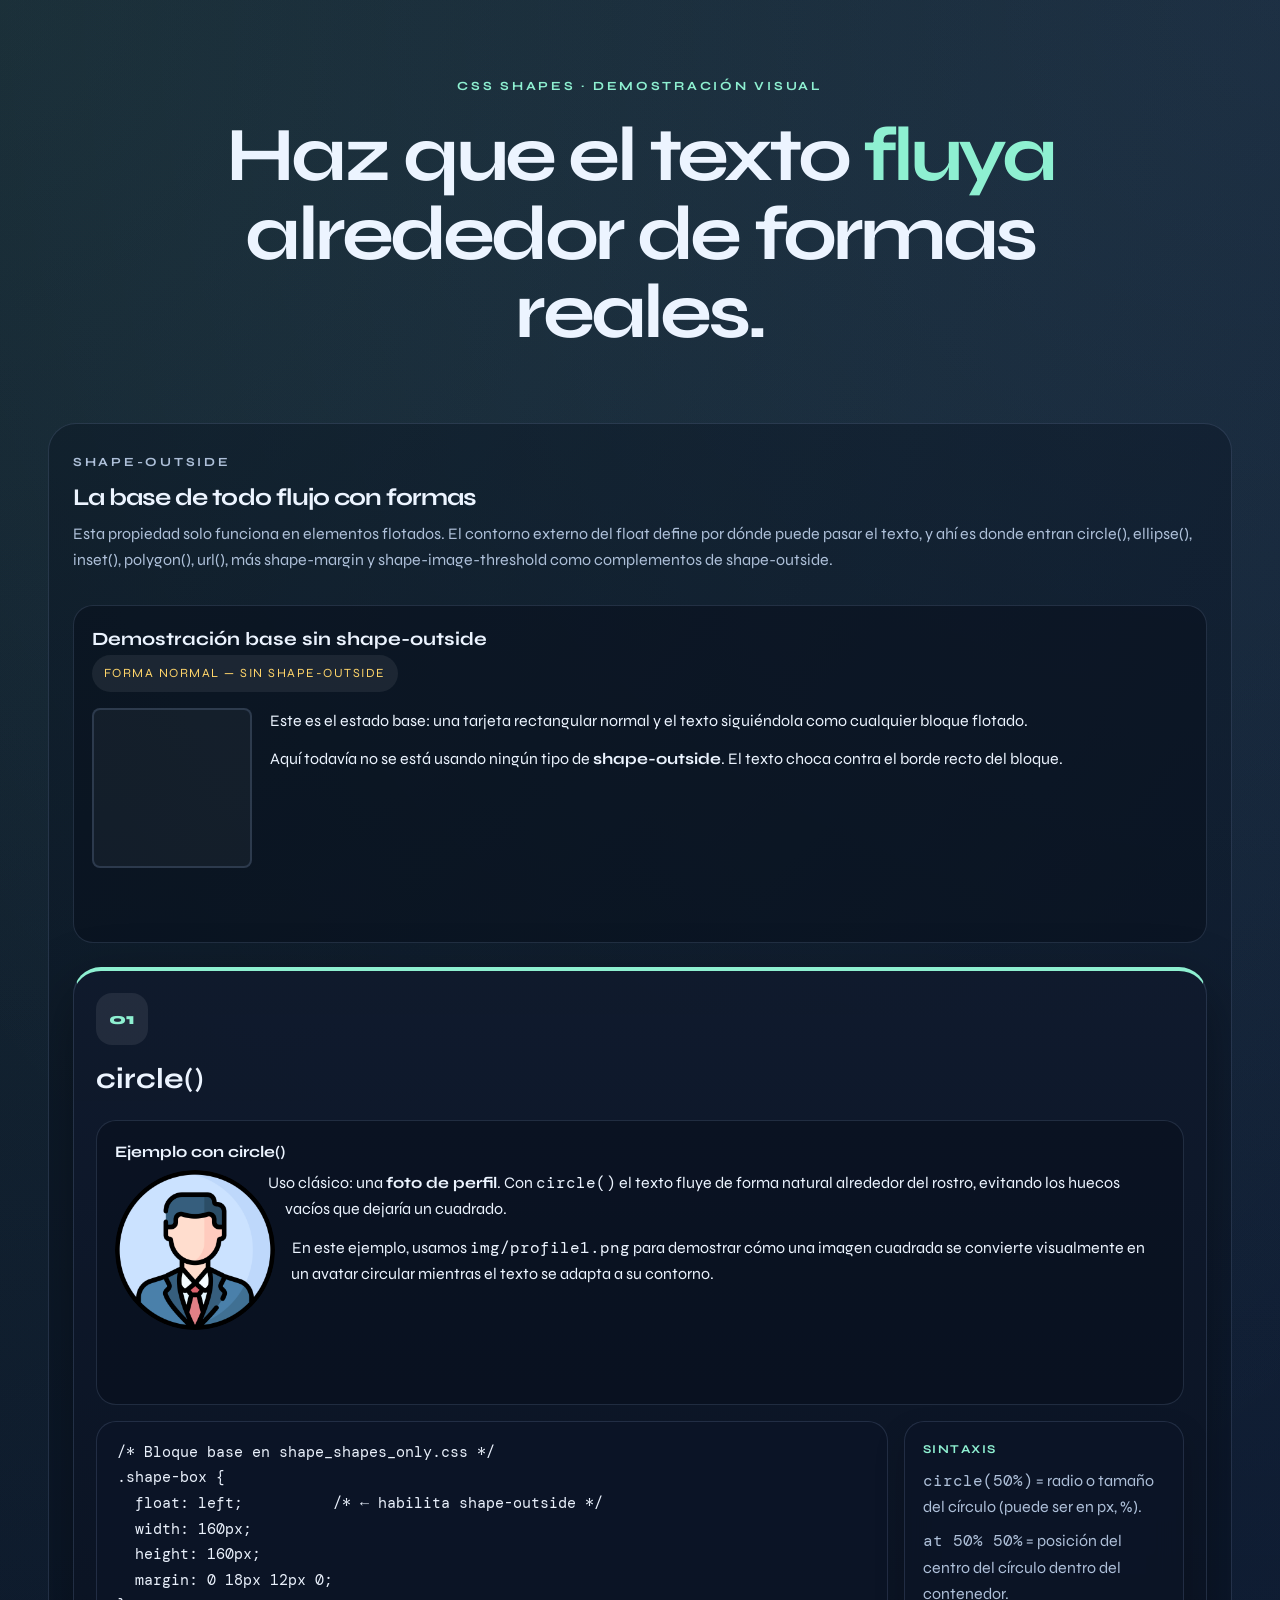
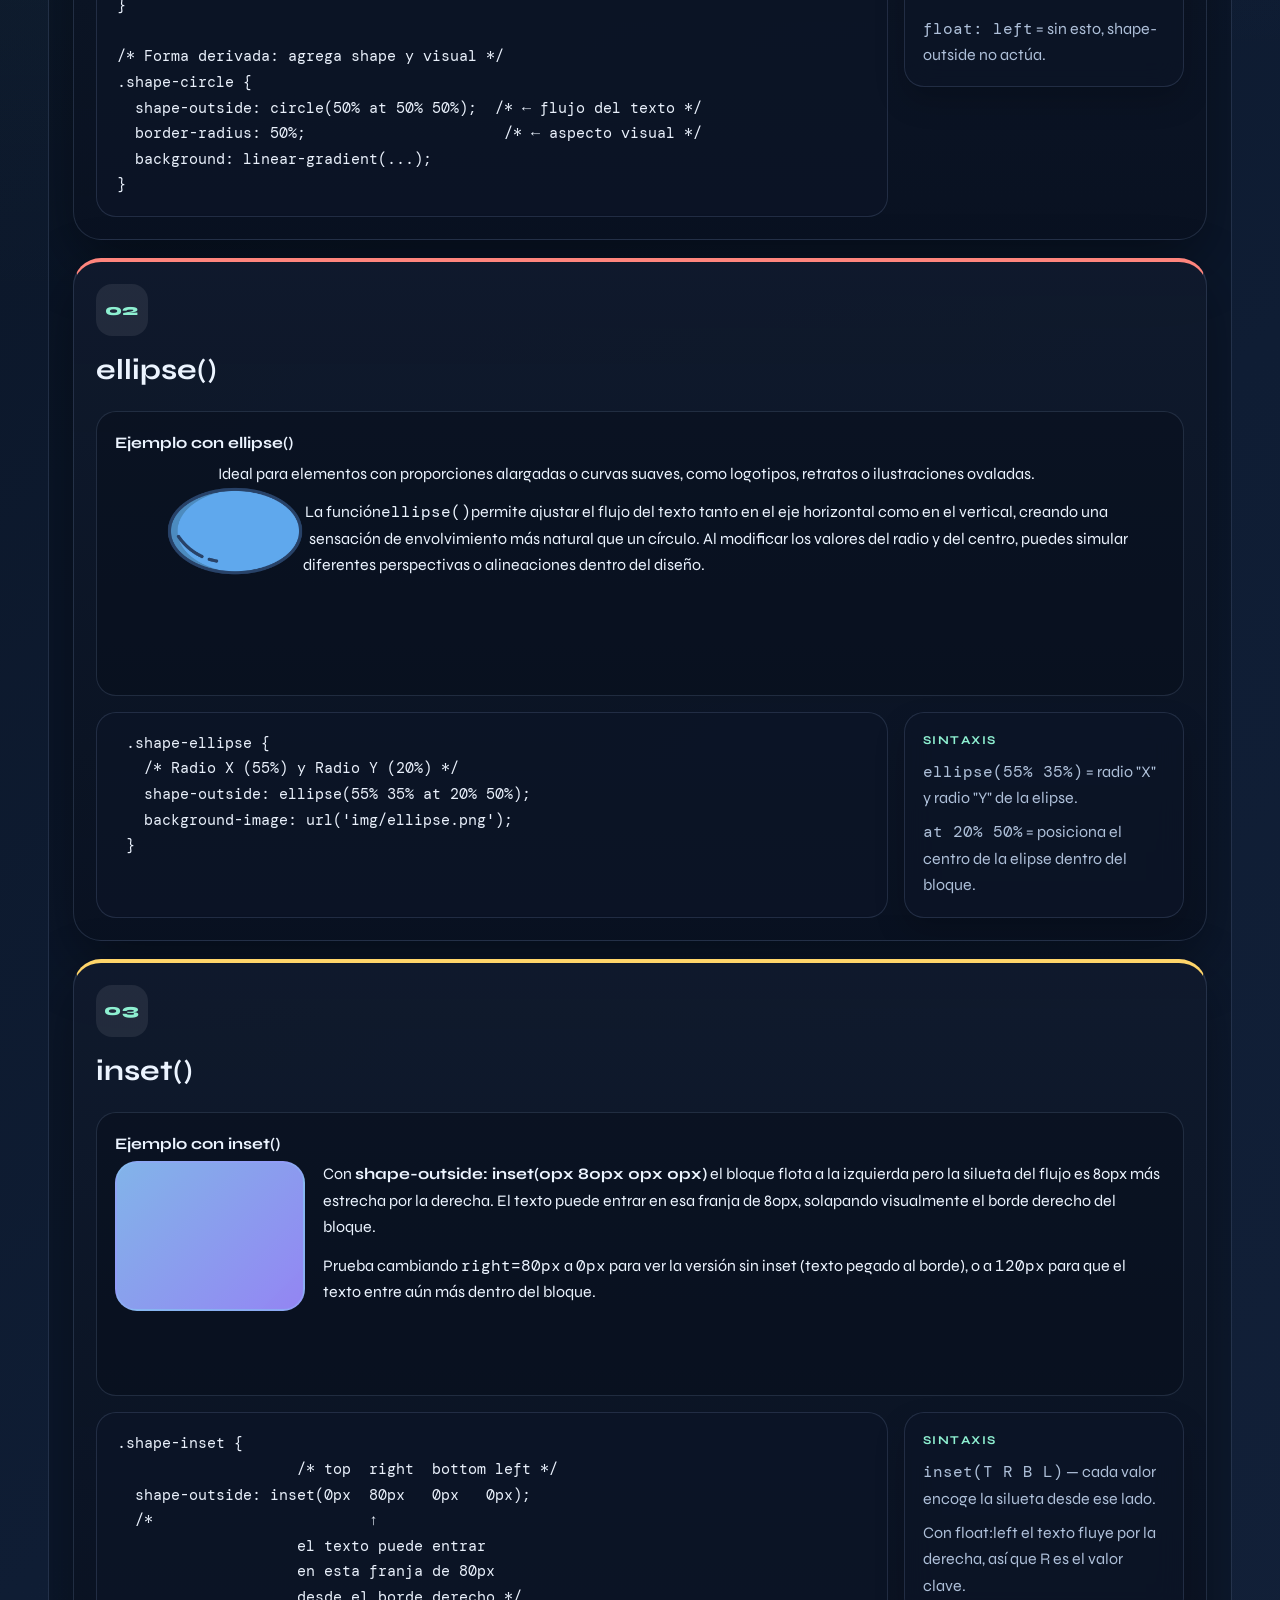
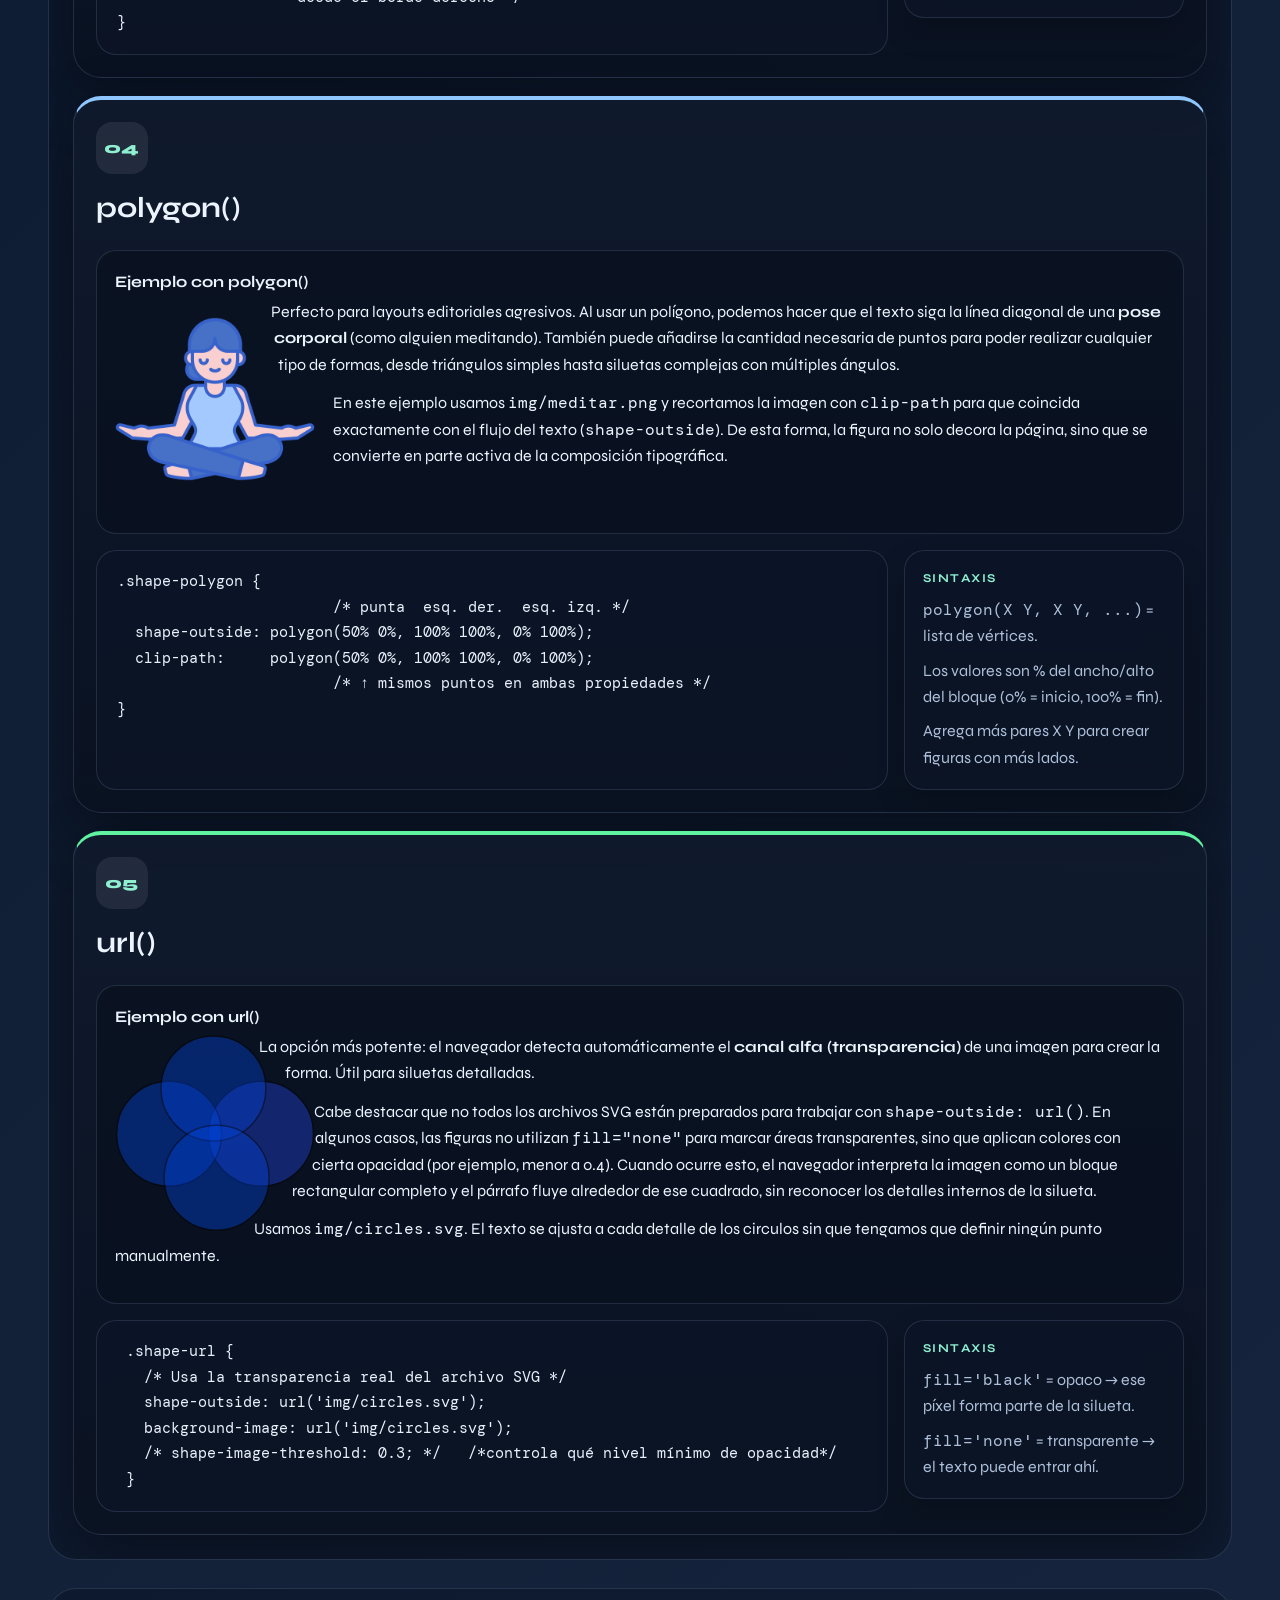
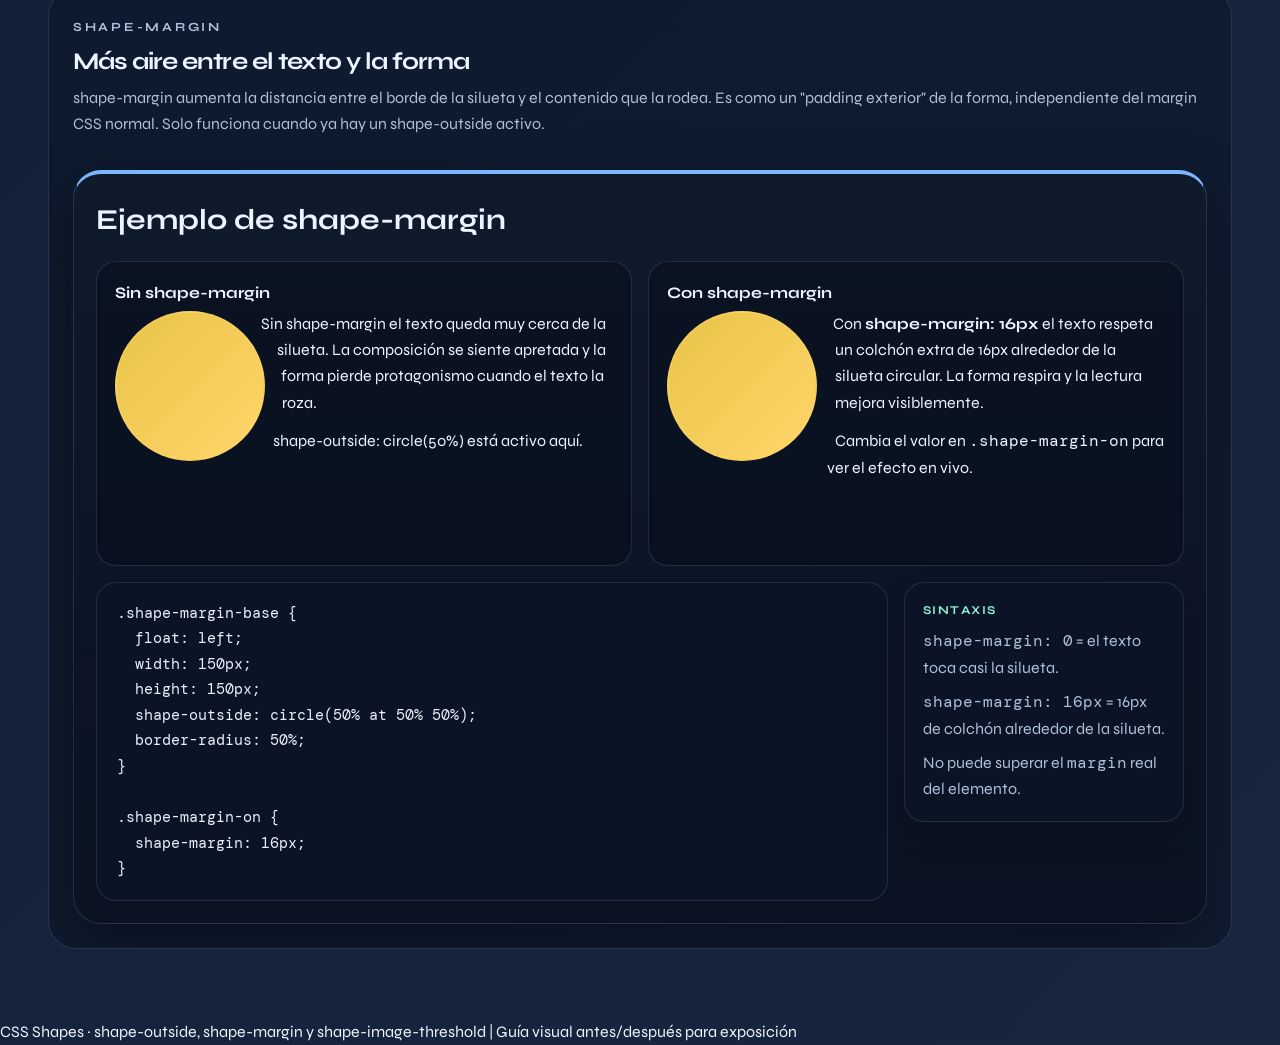
<file: index.html>
<!DOCTYPE html>
<html lang="es">

<head>
  <meta charset="UTF-8">
  <meta name="viewport" content="width=device-width, initial-scale=1.0">
  <title>CSS Shapes · Guía Visual</title>
  <meta name="description"
    content="Guía visual interactiva de CSS Shapes: shape-outside con circle(), ellipse(), inset(), polygon(), url(), más shape-margin y shape-image-threshold como complementos de shape-outside.">
  <link
    href="https://fonts.googleapis.com/css2?family=Syne:wght@400;600;700;800&family=DM+Mono:ital,wght@0,400;1,400&display=swap"
    rel="stylesheet">
  <link rel="stylesheet" href="shape_outside.css">
</head>

<body>
  <header class="hero" aria-label="Introducción a CSS Shapes">
    <div class="hero-kicker">CSS Shapes · Demostración visual</div>
    <h1>Haz que el texto <span>fluya</span> alrededor de formas reales.</h1>
  </header>

  <main>
    <!-- ═══════════════════════════════════════════════════════════════
         SECCIÓN: shape-outside
         ═══════════════════════════════════════════════════════════════ -->
    <section class="topic-shell" id="shape-outside">
      <div class="topic-header">
        <p class="section-eyebrow">shape-outside</p>
        <h2>La base de todo flujo con formas</h2>
        <p>
          Esta propiedad solo funciona en elementos flotados. El contorno externo del float define por dónde puede
          pasar el texto, y ahí es donde entran circle(), ellipse(), inset(), polygon(), url(), más shape-margin y
          shape-image-threshold como complementos de shape-outside.
        </p>
      </div>

      <!-- ─────────────────────────────────────────────────────────────
           PANEL DE REFERENCIA — Forma normal (rectángulo base)
           ───────────────────────────────────────────────────────────── -->
      <section class="demo-panel">
        <h3 class="visually-hidden">Demostración base sin shape-outside</h3>
        <div class="panel-label">Forma normal — sin shape-outside</div>
        <div class="flow-demo flow-before">
          <!-- Bloque base limpio + estilo visual del cuadrado -->
          <div class="shape-box shape-box-base" aria-hidden="true"></div>
          <p>Este es el estado base: una tarjeta rectangular normal y el texto siguiéndola como cualquier bloque
            flotado.</p>
          <p>Aquí todavía no se está usando ningún tipo de <strong>shape-outside</strong>. El texto choca contra
            el borde recto del bloque.</p>
        </div>
      </section>
      <div class="feature-list">
        <!-- ═══════════════════════════════════════════════════════════
             CARD 01 — circle()
             ═══════════════════════════════════════════════════════════ -->
        <article class="feature-card card-1" id="circle-demo">
          <header class="feature-header">
            <div>
              <span class="feature-index">01</span>
              <h3>circle()</h3>
            </div>
          </header>

          <div class="demo-grid">
            <section class="demo-panel">
              <h4 class="visually-hidden">Ejemplo con circle()</h4>
              <div class="flow-demo">
                <!-- Contenedor base + variante círculo -->
                <div class="shape-box shape-circle" aria-hidden="true"></div>
                <p>Uso clásico: una <strong>foto de perfil</strong>. Con <code>circle()</code> el texto fluye de forma
                  natural alrededor del rostro, evitando los huecos vacíos que dejaría un cuadrado.</p>
                <p>En este ejemplo, usamos <code>img/profile1.png</code> para demostrar cómo una imagen cuadrada se
                  convierte visualmente en un avatar circular mientras el texto se adapta a su contorno.</p>
              </div>
            </section>
          </div>
          <div class="code-row">
            <pre class="code-sample">/* Bloque base en shape_shapes_only.css */
.shape-box {
  float: left;          /* ← habilita shape-outside */
  width: 160px;
  height: 160px;
  margin: 0 18px 12px 0;
}

/* Forma derivada: agrega shape y visual */
.shape-circle {
  shape-outside: circle(50% at 50% 50%);  /* ← flujo del texto */
  border-radius: 50%;                      /* ← aspecto visual */
  background: linear-gradient(...);
}</pre>
            <div class="syntax-card">
              <strong>Sintaxis</strong>
              <div class="syntax-item"><code>circle(50%)</code> = radio o tamaño del círculo (puede ser en px, %).</div>
              <div class="syntax-item"><code>at 50% 50%</code> = posición del centro del círculo dentro del contenedor.
              </div>
              <div class="syntax-item"><code>float: left</code> = sin esto, shape-outside no actúa.</div>
            </div>
          </div>
        </article>

        <!-- ═══════════════════════════════════════════════════════════
             CARD 02 — ellipse()
             ═══════════════════════════════════════════════════════════ -->
        <article class="feature-card card-2" id="ellipse-demo">
          <header class="feature-header">
            <div>
              <span class="feature-index">02</span>
              <h3>ellipse()</h3>
            </div>
          </header>

          <div class="demo-grid">
            <section class="demo-panel">
              <h4 class="visually-hidden">Ejemplo con ellipse()</h4>
              <div class="flow-demo">
                <!-- Contenedor base + variante elipse -->
                <div class="shape-box shape-ellipse" aria-hidden="true"></div>
                <p>Ideal para elementos con proporciones alargadas o curvas suaves, como logotipos, retratos o
                  ilustraciones ovaladas.</p>
                <p>La función<code>ellipse()</code>permite ajustar el flujo del texto tanto en el eje horizontal como en
                  el vertical, creando una sensación de envolvimiento más natural que un círculo.
                  Al modificar los valores del radio y del centro, puedes simular diferentes perspectivas o alineaciones
                  dentro del diseño.</p>
              </div>
            </section>
          </div>
          <div class="code-row">
            <pre class="code-sample">
 .shape-ellipse {
   /* Radio X (55%) y Radio Y (20%) */
   shape-outside: ellipse(55% 35% at 20% 50%);
   background-image: url('img/ellipse.png');
 }</pre>
            <div class="syntax-card">
              <strong>Sintaxis</strong>
              <div class="syntax-item"><code>ellipse(55% 35%)</code> = radio "X" y radio "Y" de la elipse.</div>
              <div class="syntax-item"><code>at 20% 50%</code> = posiciona el centro de la elipse dentro del bloque.
              </div>
            </div>
          </div>
        </article>
        <!-- ═══════════════════════════════════════════════════════════
             CARD 03 — inset()
             ═══════════════════════════════════════════════════════════ -->
        <article class="feature-card card-3" id="inset-demo">
          <header class="feature-header">
            <div>
              <span class="feature-index">03</span>
              <h3>inset()</h3>
            </div>
          </header>

          <div class="demo-grid">
            <section class="demo-panel">
              <h4 class="visually-hidden">Ejemplo con inset()</h4>
              <div class="flow-demo">
                <!-- Contenedor base + variante inset -->
                <div class="shape-box shape-inset" aria-hidden="true"></div>
                <p>Con <strong>shape-outside: inset(0px 80px 0px 0px)</strong> el bloque flota a la izquierda
                  pero la silueta del flujo es 80px más estrecha por la derecha. El texto
                  puede entrar en esa franja de 80px, solapando visualmente el borde derecho del bloque.</p>
                <p>Prueba cambiando <code>right=80px</code> a <code>0px</code> para ver la versión sin inset (texto
                  pegado al borde),
                  o a <code>120px</code> para que el texto entre aún más dentro del bloque.</p>
              </div>
            </section>
          </div>
          <div class="code-row">
            <pre class="code-sample">
.shape-inset {
                    /* top  right  bottom left */
  shape-outside: inset(0px  80px   0px   0px);
  /*                        ↑
                    el texto puede entrar
                    en esta franja de 80px
                    desde el borde derecho */
}</pre>
            <div class="syntax-card">
              <strong>Sintaxis</strong>
              <div class="syntax-item"><code>inset(T R B L)</code> — cada valor encoge la silueta desde ese lado.</div>
              <div class="syntax-item">Con float:left el texto fluye por la derecha, así que R es el
                valor clave.</div>
            </div>
          </div>
        </article>

        <!-- ═══════════════════════════════════════════════════════════
             CARD 04 — polygon()
             ═══════════════════════════════════════════════════════════ -->
        <article class="feature-card card-4" id="polygon-demo">
          <header class="feature-header">
            <div>
              <span class="feature-index">04</span>
              <h3>polygon()</h3>
            </div>
          </header>

          <div class="demo-grid">
            <section class="demo-panel">
              <h4 class="visually-hidden">Ejemplo con polygon()</h4>
              <div class="flow-demo">
                <!-- Contenedor base + variante polígono -->
                <div class="shape-box shape-polygon" aria-hidden="true"></div>
                <p> Perfecto para layouts editoriales agresivos. Al usar un polígono, podemos hacer que el texto siga la
                  línea diagonal de una <strong>pose corporal</strong> (como alguien meditando). También puede añadirse
                  la cantidad necesaria de puntos para poder realizar cualquier tipo de formas, desde triángulos simples
                  hasta siluetas complejas con múltiples ángulos.
                <p>
                  En este ejemplo usamos <code>img/meditar.png</code> y recortamos la imagen con <code>clip-path</code>
                  para que coincida exactamente con el flujo del texto (<code>shape-outside</code>). De esta forma, la
                  figura no
                  solo decora la página, sino que se convierte en parte activa de la composición tipográfica.
                </p>
              </div>
            </section>
          </div>

          <div class="code-row">
            <pre class="code-sample">
.shape-polygon {
                        /* punta  esq. der.  esq. izq. */
  shape-outside: polygon(50% 0%, 100% 100%, 0% 100%);
  clip-path:     polygon(50% 0%, 100% 100%, 0% 100%);
                        /* ↑ mismos puntos en ambas propiedades */
}</pre>
            <div class="syntax-card">
              <strong>Sintaxis</strong>
              <div class="syntax-item"><code>polygon(X Y, X Y, ...)</code> = lista de vértices.</div>
              <div class="syntax-item">Los valores son % del ancho/alto del bloque (0% = inicio, 100% = fin).</div>
              <div class="syntax-item">Agrega más pares X Y para crear figuras con más lados.</div>
            </div>
          </div>
        </article>

        <!-- ═══════════════════════════════════════════════════════════
             CARD 05 — url()
             ═══════════════════════════════════════════════════════════ -->
        <article class="feature-card card-6" id="url-demo">
          <header class="feature-header">
            <div>
              <span class="feature-index">05</span>
              <h3>url()</h3>
            </div>
          </header>

          <div class="demo-grid">
            <section class="demo-panel">
              <h4 class="visually-hidden">Ejemplo con url()</h4>
              <div class="flow-demo">
                <!-- Contenedor base + variante url -->
                <div class="shape-box shape-url" aria-hidden="true"></div>
                <p>La opción más potente: el navegador detecta automáticamente el <strong>canal alfa
                    (transparencia)</strong> de una imagen para crear la forma. Útil para siluetas detalladas.</p>
                <p>
                  Cabe destacar que no todos los archivos SVG están preparados para trabajar con
                  <code>shape-outside: url()</code>. En algunos casos, las figuras no utilizan <code>fill="none"</code>
                  para marcar áreas transparentes, sino que aplican colores con cierta opacidad (por ejemplo, menor a
                  0.4). Cuando ocurre esto, el navegador interpreta la imagen como un bloque rectangular completo
                  y el párrafo fluye alrededor de ese cuadrado, sin reconocer los detalles internos de la silueta.
                </p>

                <p>Usamos <code>img/circles.svg</code>. El texto se ajusta a cada detalle de los circulos sin que
                  tengamos que definir ningún punto manualmente.</p>
              </div>
            </section>
          </div>
          <div class="code-row">
            <pre class="code-sample">
 .shape-url {
   /* Usa la transparencia real del archivo SVG */
   shape-outside: url('img/circles.svg');
   background-image: url('img/circles.svg');
   /* shape-image-threshold: 0.3; */   /*controla qué nivel mínimo de opacidad*/
 }</pre>
            <div class="syntax-card">
              <strong>Sintaxis</strong>
              <div class="syntax-item"><code>fill='black'</code> = opaco → ese píxel forma parte de la silueta.</div>
              <div class="syntax-item"><code>fill='none'</code> = transparente → el texto puede entrar ahí.</div>
            </div>
          </div>
        </article>
      </div><!-- fin .feature-list -->
    </section><!-- fin #shape-outside -->

    <!-- ═══════════════════════════════════════════════════════════════
         SECCIÓN: shape-margin
         ═══════════════════════════════════════════════════════════════ -->
    <section class="topic-shell" id="shape-margin">
      <div class="topic-header">
        <p class="section-eyebrow">shape-margin</p>
        <h2>Más aire entre el texto y la forma</h2>
        <p>
          shape-margin aumenta la distancia entre el borde de la silueta y el contenido que la rodea.
          Es como un "padding exterior" de la forma, independiente del margin CSS normal.
          Solo funciona cuando ya hay un shape-outside activo.
        </p>
      </div>

      <article class="feature-card card-8">
        <header class="feature-header">
          <h3>Ejemplo de shape-margin</h3>
        </header>
        <!-- Dos paneles lado a lado: mismo shape-outside, diferente shape-margin -->
        <div class="demo-grid demo-grid--2col">

          <section class="demo-panel">
            <h4 class="visually-hidden">Sin shape-margin</h4>
            <div class="flow-demo flow-margin">
              <!-- Contenedor base + variante margin base -->
              <div class="shape-box shape-margin-base" aria-hidden="true"></div>
              <p>Sin shape-margin el texto queda muy cerca de la silueta.
                La composición se siente apretada y la forma pierde protagonismo
                cuando el texto la roza.</p>
              <p>shape-outside: circle(50%) está activo aquí.</p>
            </div>
          </section>

          <section class="demo-panel">
            <h4 class="visually-hidden">Con shape-margin</h4>
            <div class="flow-demo flow-margin">
              <!-- Contenedor base + variante margin base + modificador -->
              <div class="shape-box shape-margin-base shape-margin-on" aria-hidden="true"></div>
              <p>Con <strong>shape-margin: 16px</strong> el texto respeta un colchón
                extra de 16px alrededor de la silueta circular. La forma respira
                y la lectura mejora visiblemente.</p>
              <p>Cambia el valor en <code>.shape-margin-on</code> para ver el efecto en vivo.</p>
            </div>
          </section>

        </div>

        <div class="code-row">
          <pre class="code-sample">.shape-margin-base {
  float: left;
  width: 150px;
  height: 150px;
  shape-outside: circle(50% at 50% 50%);
  border-radius: 50%;
}

.shape-margin-on {
  shape-margin: 16px;
}</pre>
          <div class="syntax-card">
            <strong>Sintaxis</strong>
            <div class="syntax-item"><code>shape-margin: 0</code> = el texto toca casi la silueta.</div>
            <div class="syntax-item"><code>shape-margin: 16px</code> = 16px de colchón alrededor de la silueta.</div>
            <div class="syntax-item">No puede superar el <code>margin</code> real del elemento.</div>
          </div>
        </div>
      </article>
    </section><!-- fin #shape-margin -->
    <!-- ═══════════════════════════════════════════════════════════════
         SECCIÓN: Aplicaciones modernas
         ═══════════════════════════════════════════════════════════════ -->
    <!--     <section class="topic-shell" id="use-cases">
      <div class="topic-header">
        <p class="section-eyebrow">Aplicaciones modernas</p>
        <h2>Cómo ayuda realmente en proyectos actuales</h2>
      </div>

      <div class="use-grid">
        <article class="use-card">
          <h3>Portadas editoriales</h3>
          <p>Da una sensación de revista digital: el texto se adapta a la foto y la lectura se vuelve más narrativa.</p>
        </article>

        <article class="use-card">
          <h3>Perfiles y equipos</h3>
          <p>Los avatares con shape-outside hacen que los bios se vean menos rígidos y más humanos.</p>
        </article>

        <article class="use-card">
          <h3>Landings de producto</h3>
          <p>Una silueta curva puede dirigir la atención hacia el mensaje sin usar demasiados elementos extra.</p>
        </article>

        <article class="use-card">
          <h3>Tarjetas narrativas</h3>
          <p>Cuando una historia necesita ritmo visual, las formas rompen la monotonía de los bloques rectos.</p>
        </article>
      </div>
    </section> -->

  </main>

  <footer>
    CSS Shapes · shape-outside, shape-margin y shape-image-threshold | Guía visual antes/después para exposición
  </footer>
</body>

</html>
</file>
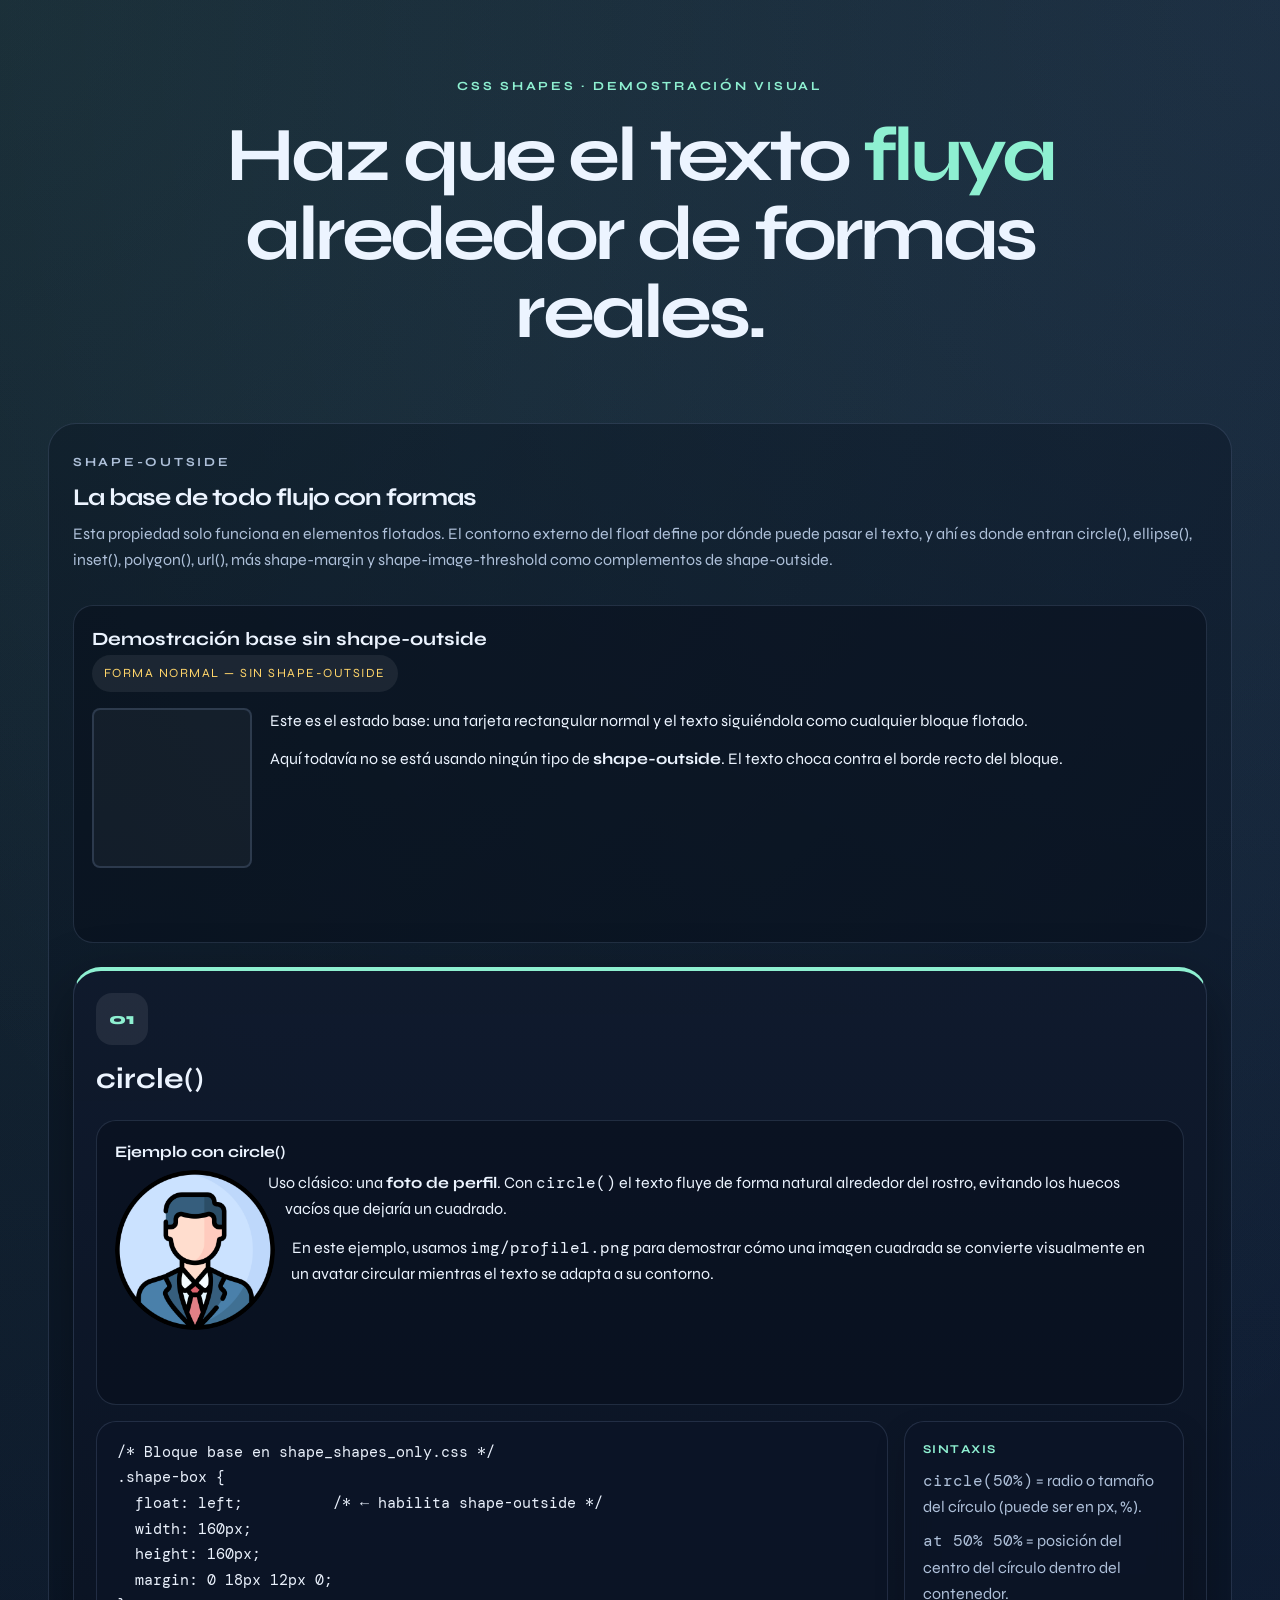
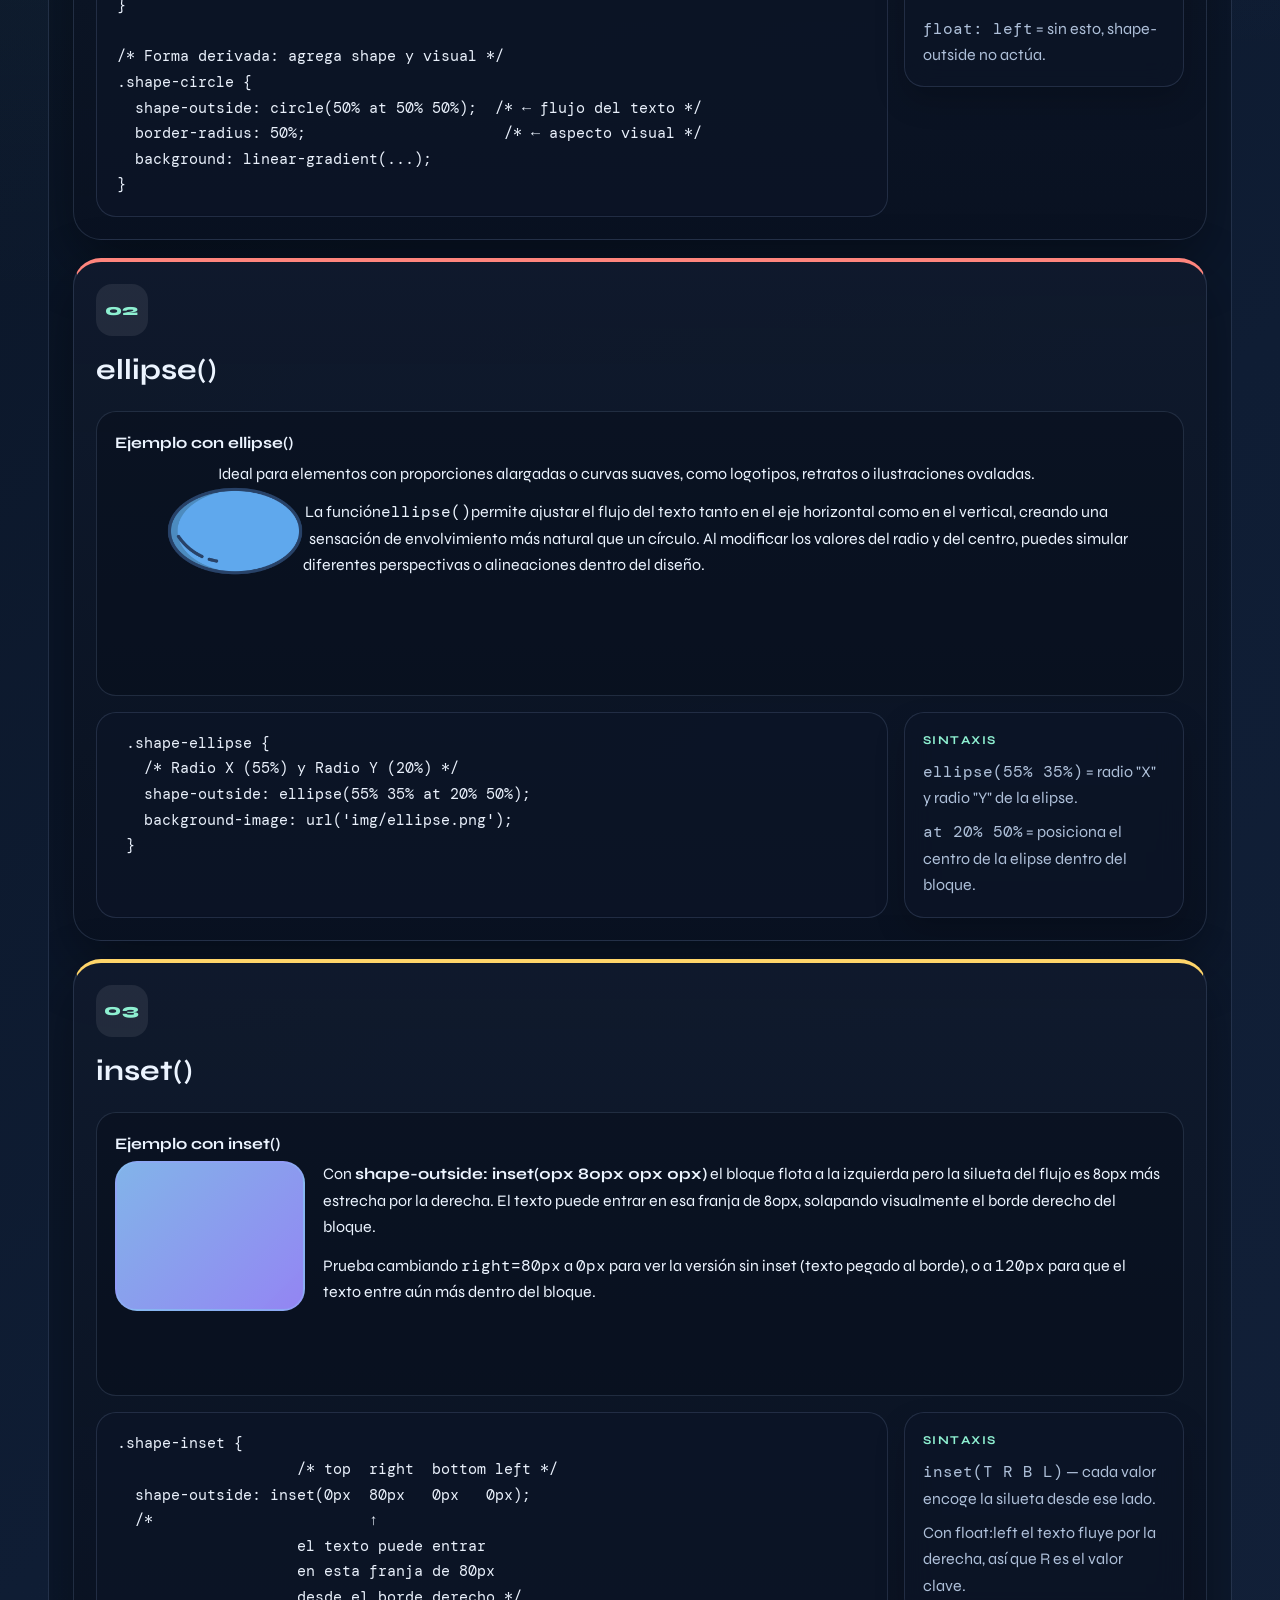
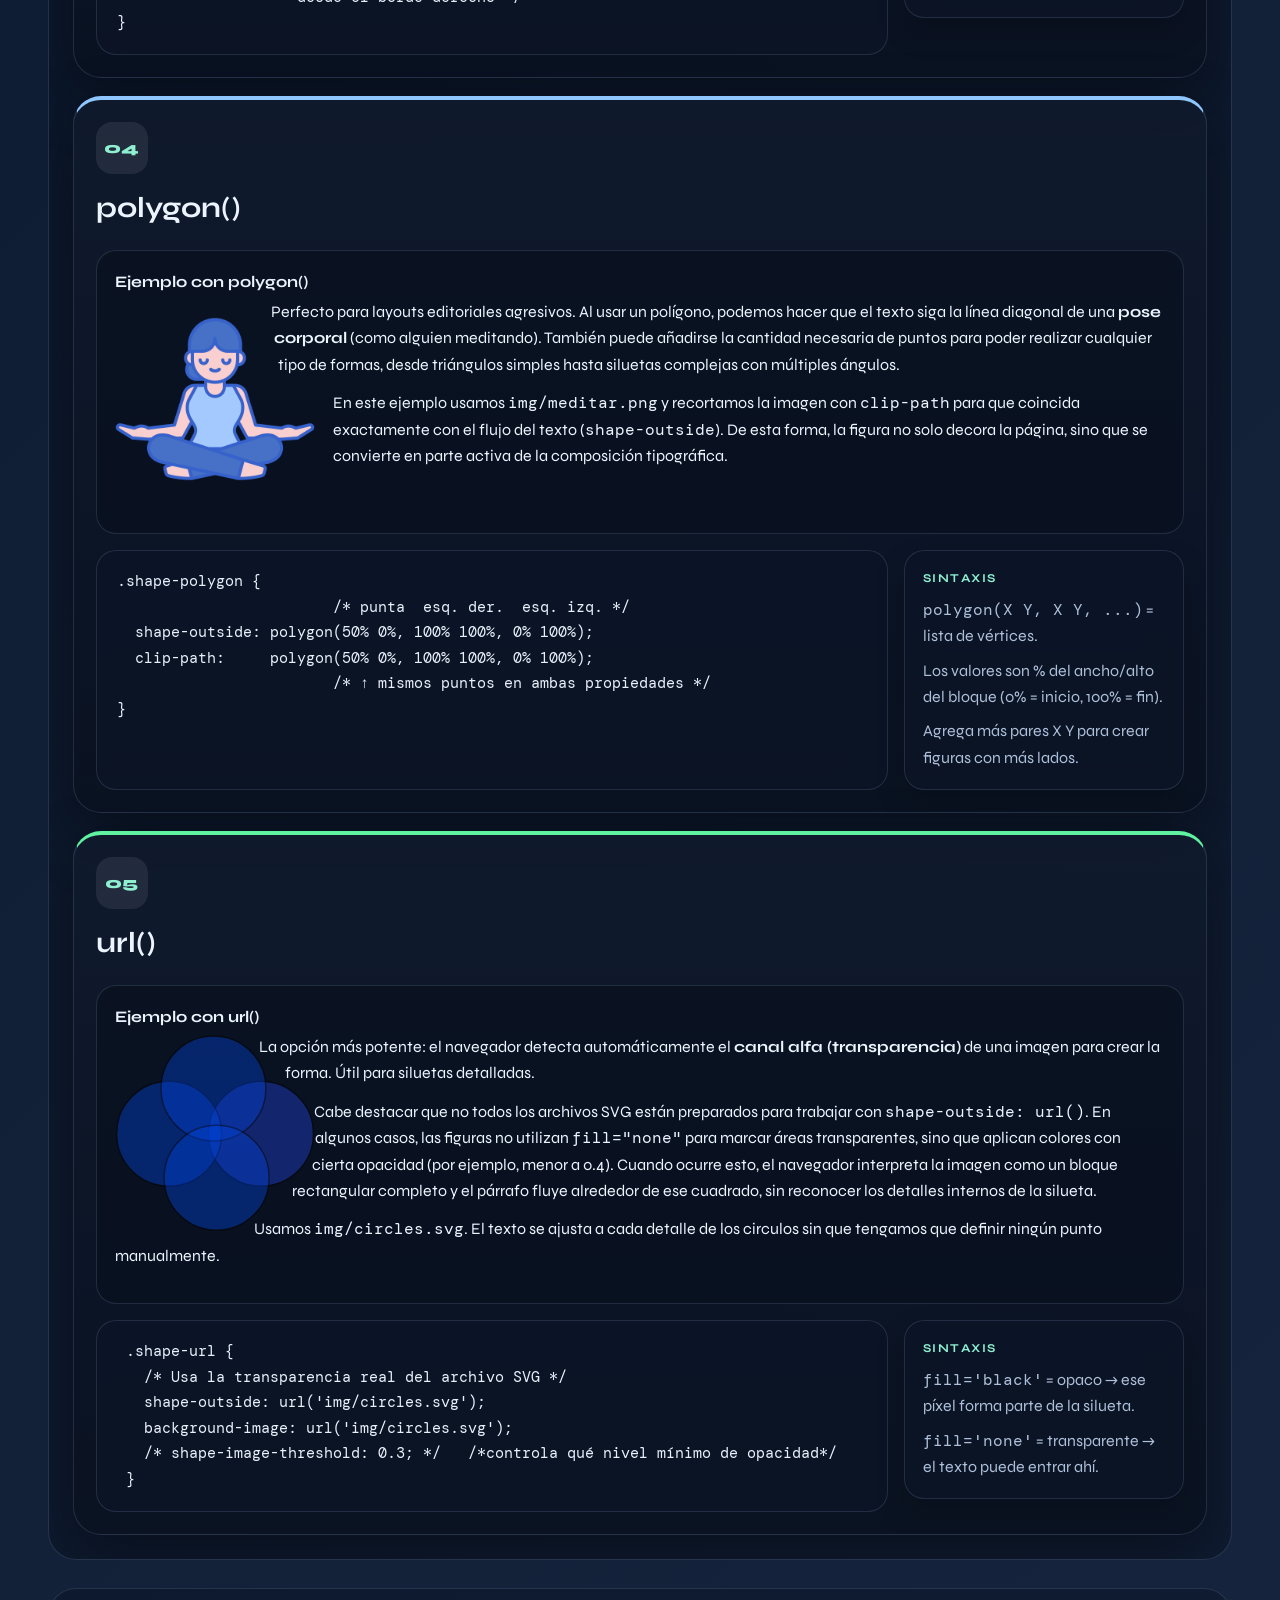
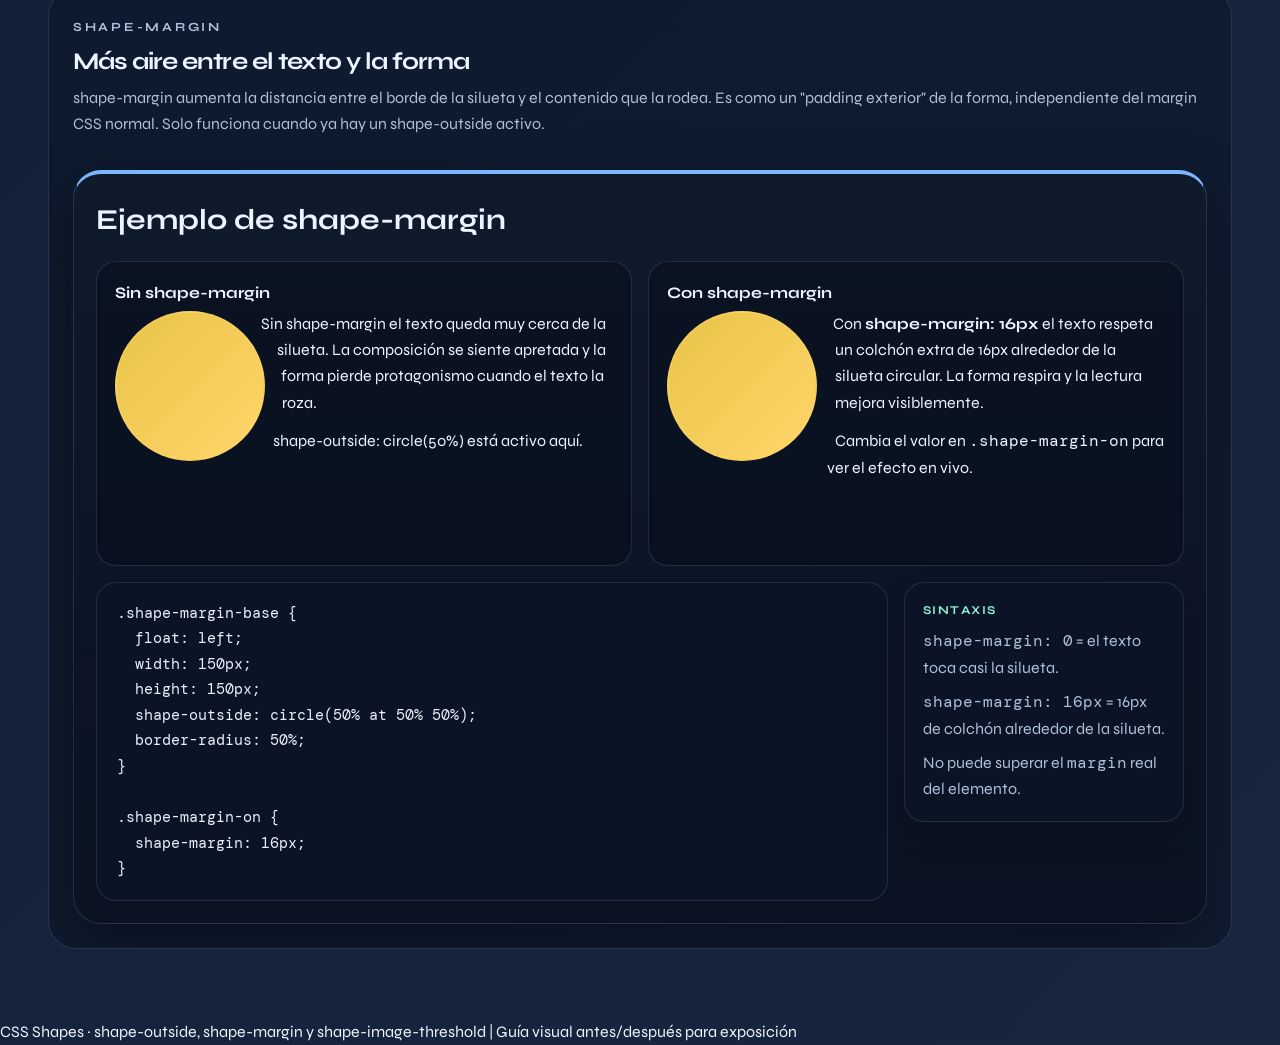
<file: shape_index.html>
<!DOCTYPE html>
<html lang="es">

<head>
  <meta charset="UTF-8">
  <meta name="viewport" content="width=device-width, initial-scale=1.0">
  <title>CSS Shapes · Guía Visual</title>
  <meta name="description"
    content="Guía visual interactiva de CSS Shapes: shape-outside con circle(), ellipse(), inset(), polygon(), url(), más shape-margin y shape-image-threshold como complementos de shape-outside.">
  <link
    href="https://fonts.googleapis.com/css2?family=Syne:wght@400;600;700;800&family=DM+Mono:ital,wght@0,400;1,400&display=swap"
    rel="stylesheet">
  <link rel="stylesheet" href="shape_outside.css">
</head>

<body>
  <header class="hero" aria-label="Introducción a CSS Shapes">
    <div class="hero-kicker">CSS Shapes · Demostración visual</div>
    <h1>Haz que el texto <span>fluya</span> alrededor de formas reales.</h1>
  </header>

  <main>
    <!-- ═══════════════════════════════════════════════════════════════
         SECCIÓN: shape-outside
         ═══════════════════════════════════════════════════════════════ -->
    <section class="topic-shell" id="shape-outside">
      <div class="topic-header">
        <p class="section-eyebrow">shape-outside</p>
        <h2>La base de todo flujo con formas</h2>
        <p>
          Esta propiedad solo funciona en elementos flotados. El contorno externo del float define por dónde puede
          pasar el texto, y ahí es donde entran circle(), ellipse(), inset(), polygon(), url(), más shape-margin y
          shape-image-threshold como complementos de shape-outside.
        </p>
      </div>

      <!-- ─────────────────────────────────────────────────────────────
           PANEL DE REFERENCIA — Forma normal (rectángulo base)
           ───────────────────────────────────────────────────────────── -->
      <section class="demo-panel">
        <h3 class="visually-hidden">Demostración base sin shape-outside</h3>
        <div class="panel-label">Forma normal — sin shape-outside</div>
        <div class="flow-demo flow-before">
          <!-- Bloque base limpio + estilo visual del cuadrado -->
          <div class="shape-box shape-box-base" aria-hidden="true"></div>
          <p>Este es el estado base: una tarjeta rectangular normal y el texto siguiéndola como cualquier bloque
            flotado.</p>
          <p>Aquí todavía no se está usando ningún tipo de <strong>shape-outside</strong>. El texto choca contra
            el borde recto del bloque.</p>
        </div>
      </section>
      <div class="feature-list">
        <!-- ═══════════════════════════════════════════════════════════
             CARD 01 — circle()
             ═══════════════════════════════════════════════════════════ -->
        <article class="feature-card card-1" id="circle-demo">
          <header class="feature-header">
            <div>
              <span class="feature-index">01</span>
              <h3>circle()</h3>
            </div>
          </header>

          <div class="demo-grid">
            <section class="demo-panel">
              <h4 class="visually-hidden">Ejemplo con circle()</h4>
              <div class="flow-demo">
                <!-- Contenedor base + variante círculo -->
                <div class="shape-box shape-circle" aria-hidden="true"></div>
                <p>Uso clásico: una <strong>foto de perfil</strong>. Con <code>circle()</code> el texto fluye de forma
                  natural alrededor del rostro, evitando los huecos vacíos que dejaría un cuadrado.</p>
                <p>En este ejemplo, usamos <code>img/profile1.png</code> para demostrar cómo una imagen cuadrada se
                  convierte visualmente en un avatar circular mientras el texto se adapta a su contorno.</p>
              </div>
            </section>
          </div>
          <div class="code-row">
            <pre class="code-sample">/* Bloque base en shape_shapes_only.css */
.shape-box {
  float: left;          /* ← habilita shape-outside */
  width: 160px;
  height: 160px;
  margin: 0 18px 12px 0;
}

/* Forma derivada: agrega shape y visual */
.shape-circle {
  shape-outside: circle(50% at 50% 50%);  /* ← flujo del texto */
  border-radius: 50%;                      /* ← aspecto visual */
  background: linear-gradient(...);
}</pre>
            <div class="syntax-card">
              <strong>Sintaxis</strong>
              <div class="syntax-item"><code>circle(50%)</code> = radio o tamaño del círculo (puede ser en px, %).</div>
              <div class="syntax-item"><code>at 50% 50%</code> = posición del centro del círculo dentro del contenedor.
              </div>
              <div class="syntax-item"><code>float: left</code> = sin esto, shape-outside no actúa.</div>
            </div>
          </div>
        </article>

        <!-- ═══════════════════════════════════════════════════════════
             CARD 02 — ellipse()
             ═══════════════════════════════════════════════════════════ -->
        <article class="feature-card card-2" id="ellipse-demo">
          <header class="feature-header">
            <div>
              <span class="feature-index">02</span>
              <h3>ellipse()</h3>
            </div>
          </header>

          <div class="demo-grid">
            <section class="demo-panel">
              <h4 class="visually-hidden">Ejemplo con ellipse()</h4>
              <div class="flow-demo">
                <!-- Contenedor base + variante elipse -->
                <div class="shape-box shape-ellipse" aria-hidden="true"></div>
                <p>Ideal para elementos con proporciones alargadas o curvas suaves, como logotipos, retratos o
                  ilustraciones ovaladas.</p>
                <p>La función<code>ellipse()</code>permite ajustar el flujo del texto tanto en el eje horizontal como en
                  el vertical, creando una sensación de envolvimiento más natural que un círculo.
                  Al modificar los valores del radio y del centro, puedes simular diferentes perspectivas o alineaciones
                  dentro del diseño.</p>
              </div>
            </section>
          </div>
          <div class="code-row">
            <pre class="code-sample">
 .shape-ellipse {
   /* Radio X (55%) y Radio Y (20%) */
   shape-outside: ellipse(55% 35% at 20% 50%);
   background-image: url('img/ellipse.png');
 }</pre>
            <div class="syntax-card">
              <strong>Sintaxis</strong>
              <div class="syntax-item"><code>ellipse(55% 35%)</code> = radio "X" y radio "Y" de la elipse.</div>
              <div class="syntax-item"><code>at 20% 50%</code> = posiciona el centro de la elipse dentro del bloque.
              </div>
            </div>
          </div>
        </article>
        <!-- ═══════════════════════════════════════════════════════════
             CARD 03 — inset()
             ═══════════════════════════════════════════════════════════ -->
        <article class="feature-card card-3" id="inset-demo">
          <header class="feature-header">
            <div>
              <span class="feature-index">03</span>
              <h3>inset()</h3>
            </div>
          </header>

          <div class="demo-grid">
            <section class="demo-panel">
              <h4 class="visually-hidden">Ejemplo con inset()</h4>
              <div class="flow-demo">
                <!-- Contenedor base + variante inset -->
                <div class="shape-box shape-inset" aria-hidden="true"></div>
                <p>Con <strong>shape-outside: inset(0px 80px 0px 0px)</strong> el bloque flota a la izquierda
                  pero la silueta del flujo es 80px más estrecha por la derecha. El texto
                  puede entrar en esa franja de 80px, solapando visualmente el borde derecho del bloque.</p>
                <p>Prueba cambiando <code>right=80px</code> a <code>0px</code> para ver la versión sin inset (texto
                  pegado al borde),
                  o a <code>120px</code> para que el texto entre aún más dentro del bloque.</p>
              </div>
            </section>
          </div>
          <div class="code-row">
            <pre class="code-sample">
.shape-inset {
                    /* top  right  bottom left */
  shape-outside: inset(0px  80px   0px   0px);
  /*                        ↑
                    el texto puede entrar
                    en esta franja de 80px
                    desde el borde derecho */
}</pre>
            <div class="syntax-card">
              <strong>Sintaxis</strong>
              <div class="syntax-item"><code>inset(T R B L)</code> — cada valor encoge la silueta desde ese lado.</div>
              <div class="syntax-item">Con float:left el texto fluye por la derecha, así que R es el
                valor clave.</div>
            </div>
          </div>
        </article>

        <!-- ═══════════════════════════════════════════════════════════
             CARD 04 — polygon()
             ═══════════════════════════════════════════════════════════ -->
        <article class="feature-card card-4" id="polygon-demo">
          <header class="feature-header">
            <div>
              <span class="feature-index">04</span>
              <h3>polygon()</h3>
            </div>
          </header>

          <div class="demo-grid">
            <section class="demo-panel">
              <h4 class="visually-hidden">Ejemplo con polygon()</h4>
              <div class="flow-demo">
                <!-- Contenedor base + variante polígono -->
                <div class="shape-box shape-polygon" aria-hidden="true"></div>
                <p> Perfecto para layouts editoriales agresivos. Al usar un polígono, podemos hacer que el texto siga la
                  línea diagonal de una <strong>pose corporal</strong> (como alguien meditando). También puede añadirse
                  la cantidad necesaria de puntos para poder realizar cualquier tipo de formas, desde triángulos simples
                  hasta siluetas complejas con múltiples ángulos.
                <p>
                  En este ejemplo usamos <code>img/meditar.png</code> y recortamos la imagen con <code>clip-path</code>
                  para que coincida exactamente con el flujo del texto (<code>shape-outside</code>). De esta forma, la
                  figura no
                  solo decora la página, sino que se convierte en parte activa de la composición tipográfica.
                </p>
              </div>
            </section>
          </div>

          <div class="code-row">
            <pre class="code-sample">
.shape-polygon {
                        /* punta  esq. der.  esq. izq. */
  shape-outside: polygon(50% 0%, 100% 100%, 0% 100%);
  clip-path:     polygon(50% 0%, 100% 100%, 0% 100%);
                        /* ↑ mismos puntos en ambas propiedades */
}</pre>
            <div class="syntax-card">
              <strong>Sintaxis</strong>
              <div class="syntax-item"><code>polygon(X Y, X Y, ...)</code> = lista de vértices.</div>
              <div class="syntax-item">Los valores son % del ancho/alto del bloque (0% = inicio, 100% = fin).</div>
              <div class="syntax-item">Agrega más pares X Y para crear figuras con más lados.</div>
            </div>
          </div>
        </article>

        <!-- ═══════════════════════════════════════════════════════════
             CARD 05 — url()
             ═══════════════════════════════════════════════════════════ -->
        <article class="feature-card card-6" id="url-demo">
          <header class="feature-header">
            <div>
              <span class="feature-index">05</span>
              <h3>url()</h3>
            </div>
          </header>

          <div class="demo-grid">
            <section class="demo-panel">
              <h4 class="visually-hidden">Ejemplo con url()</h4>
              <div class="flow-demo">
                <!-- Contenedor base + variante url -->
                <div class="shape-box shape-url" aria-hidden="true"></div>
                <p>La opción más potente: el navegador detecta automáticamente el <strong>canal alfa
                    (transparencia)</strong> de una imagen para crear la forma. Útil para siluetas detalladas.</p>
                <p>
                  Cabe destacar que no todos los archivos SVG están preparados para trabajar con
                  <code>shape-outside: url()</code>. En algunos casos, las figuras no utilizan <code>fill="none"</code>
                  para marcar áreas transparentes, sino que aplican colores con cierta opacidad (por ejemplo, menor a
                  0.4). Cuando ocurre esto, el navegador interpreta la imagen como un bloque rectangular completo
                  y el párrafo fluye alrededor de ese cuadrado, sin reconocer los detalles internos de la silueta.
                </p>

                <p>Usamos <code>img/circles.svg</code>. El texto se ajusta a cada detalle de los circulos sin que
                  tengamos que definir ningún punto manualmente.</p>
              </div>
            </section>
          </div>
          <div class="code-row">
            <pre class="code-sample">
 .shape-url {
   /* Usa la transparencia real del archivo SVG */
   shape-outside: url('img/circles.svg');
   background-image: url('img/circles.svg');
   /* shape-image-threshold: 0.3; */   /*controla qué nivel mínimo de opacidad*/
 }</pre>
            <div class="syntax-card">
              <strong>Sintaxis</strong>
              <div class="syntax-item"><code>fill='black'</code> = opaco → ese píxel forma parte de la silueta.</div>
              <div class="syntax-item"><code>fill='none'</code> = transparente → el texto puede entrar ahí.</div>
            </div>
          </div>
        </article>
      </div><!-- fin .feature-list -->
    </section><!-- fin #shape-outside -->

    <!-- ═══════════════════════════════════════════════════════════════
         SECCIÓN: shape-margin
         ═══════════════════════════════════════════════════════════════ -->
    <section class="topic-shell" id="shape-margin">
      <div class="topic-header">
        <p class="section-eyebrow">shape-margin</p>
        <h2>Más aire entre el texto y la forma</h2>
        <p>
          shape-margin aumenta la distancia entre el borde de la silueta y el contenido que la rodea.
          Es como un "padding exterior" de la forma, independiente del margin CSS normal.
          Solo funciona cuando ya hay un shape-outside activo.
        </p>
      </div>

      <article class="feature-card card-8">
        <header class="feature-header">
          <h3>Ejemplo de shape-margin</h3>
        </header>
        <!-- Dos paneles lado a lado: mismo shape-outside, diferente shape-margin -->
        <div class="demo-grid demo-grid--2col">

          <section class="demo-panel">
            <h4 class="visually-hidden">Sin shape-margin</h4>
            <div class="flow-demo flow-margin">
              <!-- Contenedor base + variante margin base -->
              <div class="shape-box shape-margin-base" aria-hidden="true"></div>
              <p>Sin shape-margin el texto queda muy cerca de la silueta.
                La composición se siente apretada y la forma pierde protagonismo
                cuando el texto la roza.</p>
              <p>shape-outside: circle(50%) está activo aquí.</p>
            </div>
          </section>

          <section class="demo-panel">
            <h4 class="visually-hidden">Con shape-margin</h4>
            <div class="flow-demo flow-margin">
              <!-- Contenedor base + variante margin base + modificador -->
              <div class="shape-box shape-margin-base shape-margin-on" aria-hidden="true"></div>
              <p>Con <strong>shape-margin: 16px</strong> el texto respeta un colchón
                extra de 16px alrededor de la silueta circular. La forma respira
                y la lectura mejora visiblemente.</p>
              <p>Cambia el valor en <code>.shape-margin-on</code> para ver el efecto en vivo.</p>
            </div>
          </section>

        </div>

        <div class="code-row">
          <pre class="code-sample">.shape-margin-base {
  float: left;
  width: 150px;
  height: 150px;
  shape-outside: circle(50% at 50% 50%);
  border-radius: 50%;
}

.shape-margin-on {
  shape-margin: 16px;
}</pre>
          <div class="syntax-card">
            <strong>Sintaxis</strong>
            <div class="syntax-item"><code>shape-margin: 0</code> = el texto toca casi la silueta.</div>
            <div class="syntax-item"><code>shape-margin: 16px</code> = 16px de colchón alrededor de la silueta.</div>
            <div class="syntax-item">No puede superar el <code>margin</code> real del elemento.</div>
          </div>
        </div>
      </article>
    </section><!-- fin #shape-margin -->
    <!-- ═══════════════════════════════════════════════════════════════
         SECCIÓN: Aplicaciones modernas
         ═══════════════════════════════════════════════════════════════ -->
    <!--     <section class="topic-shell" id="use-cases">
      <div class="topic-header">
        <p class="section-eyebrow">Aplicaciones modernas</p>
        <h2>Cómo ayuda realmente en proyectos actuales</h2>
      </div>

      <div class="use-grid">
        <article class="use-card">
          <h3>Portadas editoriales</h3>
          <p>Da una sensación de revista digital: el texto se adapta a la foto y la lectura se vuelve más narrativa.</p>
        </article>

        <article class="use-card">
          <h3>Perfiles y equipos</h3>
          <p>Los avatares con shape-outside hacen que los bios se vean menos rígidos y más humanos.</p>
        </article>

        <article class="use-card">
          <h3>Landings de producto</h3>
          <p>Una silueta curva puede dirigir la atención hacia el mensaje sin usar demasiados elementos extra.</p>
        </article>

        <article class="use-card">
          <h3>Tarjetas narrativas</h3>
          <p>Cuando una historia necesita ritmo visual, las formas rompen la monotonía de los bloques rectos.</p>
        </article>
      </div>
    </section> -->

  </main>

  <footer>
    CSS Shapes · shape-outside, shape-margin y shape-image-threshold | Guía visual antes/después para exposición
  </footer>
</body>

</html>
</file>
<file: shape_outside.css>
/* BASE — contenedor flotante limpio (punto de partida) */
.shape-box {
  float: left;
  width: 160px;
  height: 160px;
  margin: 0 18px 12px 0;
}

/* Variante para el cuadrado base con estilo visual */
.shape-box-base {
  background: rgba(255, 255, 255, 0.07);
  border: 2px solid rgba(175, 204, 255, 0.30);
  border-radius: 8px;
}

/* 01 — circle(RADIO at CENTRO-X CENTRO-Y) */
.shape-circle {
  shape-outside: circle(50% at 50% 50%);
  border-radius: 50%;
  background-image: url('img/profile1.png');
  background-size: cover;
  background-position: center;
}

/* 02 — ellipse(RADIO-X RADIO-Y at CENTRO-X CENTRO-Y) */
.shape-ellipse {
  width: 240px;
  height: 140px;
  shape-outside: ellipse(55% 35% at 20% 50%);
  background-image: url('img/ellipse.png');
  background-size: contain;
  background-repeat: no-repeat;
  background-position: center;
}

/* 03 — inset(TOP RIGHT BOTTOM LEFT round RADIO-ESQUINAS) */
.shape-inset {
  width: 190px;
  height: 150px;
  shape-outside: inset(0px 0px 0px 0px);
  border-radius: 22px;
  background: linear-gradient(135deg, rgba(144, 198, 255, 0.9), rgba(155, 140, 255, 0.95));
  border: 2px solid rgba(144, 198, 255, 0.30);
}

/* 04 — polygon() — El texto sigue los puntos del polígono */
.shape-polygon {
  width: 200px;
  height: 200px;
  shape-outside: polygon(0% 0%, 70% 0%, 75% 40%, 100% 40%, 100% 100%, 0% 100%, 0% 0%);
  clip-path: polygon(0% 0%, 70% 0%, 75% 40%, 100% 40%, 100% 100%, 0% 100%, 0% 0%);
  /*   shape-outside: polygon(50% 0%, 100% 100%, 0% 100%);
  clip-path: polygon(50% 0%, 100% 100%, 0% 100%); */
  background-image: url('img/meditar.png');
  background-size: cover;
  background-position: top center;
}

/* 05 — url() — La transparencia del circles.svg define el flujo */
.shape-url {
  width: 200px;
  height: 200px;
  shape-outside: url('img/circles.svg');
  background-image: url('img/circles.svg');
  /* shape-image-threshold: 0.3; */
  background-size: contain;
  background-repeat: no-repeat;
  background-position: center;
}

/* 06 — shape-margin */
.shape-margin-base {
  width: 150px;
  height: 150px;
  shape-outside: circle(50%);
  border-radius: 50%;
  background: linear-gradient(135deg, #e8c447, #ffd56a);
  border: 2px solid rgba(255, 213, 106, 0.35);
}

.shape-margin-on {
  shape-margin: 16px;
}

/* ── Utilidades de flujo ─────────────────────────────────────── */
.flow-demo {
  display: block;
  min-height: 220px;
  padding: 4px 0;
}

.flow-demo::after {
  content: '';
  display: block;
  clear: both;
}

.flow-demo p {
  margin: 0 0 12px;
}

.flow-before .shape-box {
  opacity: 0.55;
}

.flow-margin,
.flow-threshold {
  min-height: 240px;
}

/* ── Responsive ──────────────────────────────────────────────── */
@media (max-width: 720px) {

  .shape-box,
  .shape-ellipse,
  .shape-inset,
  .shape-polygon,
  .shape-path,
  .shape-url,
  .shape-gradient,
  .shape-margin-base,
  .shape-threshold {
    width: 120px;
    height: 120px;
    margin-right: 14px;
  }
}
/* ── Complementos para la pagina completa ──────────────────────────────────────────────── */
:root {
  --bg-0: #08111f;
  --bg-1: #0f1d34;
  --bg-2: #17253f;
  --panel: rgba(18, 29, 50, 0.88);
  --panel-strong: rgba(12, 21, 38, 0.95);
  --line: rgba(175, 204, 255, 0.14);
  --text: #ecf4ff;
  --muted: #aec0d9;
  --accent-a: #8ef0d1;
  --accent-b: #ff857d;
  --accent-c: #ffd56a;
  --accent-d: #90c6ff;
  --accent-e: #9b8cff;
  --shadow: 0 22px 60px rgba(0, 0, 0, 0.38);
  --shadow-soft: 0 14px 30px rgba(0, 0, 0, 0.18);
  --radius-xl: 28px;
  --radius-lg: 20px;
  --radius-md: 16px;
  --mono: 'DM Mono', 'Courier New', monospace;
  --sans: 'Syne', 'Segoe UI', sans-serif;
}

* {
  box-sizing: border-box;
  margin: 0;
  padding: 0;
}

html {
  scroll-behavior: smooth;
}

body {
  min-height: 100vh;
  color: var(--text);
  font-family: var(--sans);
  line-height: 1.65;
  background:
    radial-gradient(circle at top left, rgba(142, 240, 209, 0.12), transparent 32%),
    radial-gradient(circle at top right, rgba(144, 198, 255, 0.10), transparent 28%),
    linear-gradient(135deg, var(--bg-0), var(--bg-1) 45%, var(--bg-2));
}

code,
pre {
  font-family: var(--mono);
}

.hero,
main,
footer {
  position: relative;
  z-index: 1;
}

.hero {
  max-width: 1240px;
  margin: 0 auto;
  padding: 72px 28px 40px;
  text-align: center;
}

.hero-kicker,
.section-eyebrow {
  display: inline-flex;
  align-items: center;
  justify-content: center;
  gap: 8px;
  text-transform: uppercase;
  letter-spacing: 0.22em;
  color: var(--accent-a);
  font-size: 0.78rem;
  font-weight: 700;
}

.hero h1 {
  margin: 18px auto 18px;
  max-width: 980px;
  font-size: clamp(2.4rem, 6vw, 5rem);
  line-height: 1.02;
  letter-spacing: -0.05em;
}

.hero h1 span {
  color: var(--accent-a);
}

.hero p,
.hero-copy,
.topic-header p,
.chapter-head p,
.use-card p,
.syntax-card,
.section-lead,
.intro-card p {
  color: var(--muted);
}

.hero-copy {
  max-width: 920px;
  margin: 0 auto;
  font-size: 1.05rem;
}

.hero-grid {
  margin-top: 34px;
  display: grid;
  grid-template-columns: repeat(3, minmax(0, 1fr));
  gap: 18px;
}

.hero-stat,
.intro-card,
.use-card,
.panel,
.syntax-card,
.intro-card--accent {
  border: 1px solid var(--line);
  background: var(--panel);
  box-shadow: var(--shadow-soft);
  backdrop-filter: blur(14px);
}

.hero-stat {
  border-radius: var(--radius-lg);
  padding: 20px;
  text-align: left;
}

.hero-stat span {
  color: var(--accent-c);
  text-transform: uppercase;
  letter-spacing: 0.18em;
  font-size: 0.72rem;
}

.hero-stat strong {
  display: block;
  margin: 10px 0 8px;
  font-size: 1.25rem;
}

.hero-stat p {
  margin: 0;
  color: var(--muted);
}

.hero-chips {
  margin-top: 22px;
  display: flex;
  justify-content: center;
  flex-wrap: wrap;
  gap: 12px;
}

.hero-chips span {
  border: 1px solid rgba(142, 240, 209, 0.2);
  background: rgba(10, 20, 36, 0.66);
  color: var(--text);
  padding: 10px 14px;
  border-radius: 999px;
  font-size: 0.9rem;
}

main {
  max-width: 1240px;
  margin: 0 auto;
  padding: 14px 28px 70px;
  display: grid;
  gap: 28px;
}

.intro-grid,
.topic-shell,
.feature-list,
.use-grid {
  display: grid;
  gap: 18px;
}

.intro-grid {
  grid-template-columns: repeat(3, minmax(0, 1fr));
}

.intro-card,
.intro-card--accent,
.topic-shell {
  border-radius: var(--radius-xl);
  overflow: hidden;
}

.intro-card,
.intro-card--accent {
  padding: 24px;
}

.intro-card--accent {
  background: linear-gradient(135deg, rgba(142, 240, 209, 0.14), rgba(18, 29, 50, 0.92));
}

.intro-card h2,
.topic-header h2,
.chapter-head h2 {
  margin: 10px 0 10px;
  line-height: 1.08;
  letter-spacing: -0.04em;
}

.topic-shell {
  border: 1px solid var(--line);
  background: rgba(8, 16, 31, 0.35);
  padding: 24px;
}

.topic-header {
  margin-bottom: 14px;
}

.section-head {
  display: grid;
  grid-template-columns: minmax(0, 1.1fr) minmax(0, 0.9fr);
  gap: 18px;
  align-items: end;
  margin-bottom: 18px;
}

.section-lead {
  margin: 0;
}

.overview-grid,
.apps-grid,
.use-grid {
  display: grid;
  grid-template-columns: repeat(3, minmax(0, 1fr));
  gap: 18px;
}

.overview-grid article,
.apps-grid article,
.use-card {
  border-radius: var(--radius-lg);
  padding: 20px;
  background: rgba(10, 19, 36, 0.58);
  border: 1px solid var(--line);
}

.overview-grid h3,
.apps-grid h3,
.use-card h3 {
  margin-top: 0;
  margin-bottom: 8px;
}

.feature-list {
  margin-top: 6px;
}

.feature-card {
  border-radius: var(--radius-xl);
  overflow: hidden;
  padding: 22px;
  background: linear-gradient(180deg, rgba(16, 26, 45, 0.96), rgba(10, 18, 33, 0.92));
  border: 1px solid var(--line);
  box-shadow: var(--shadow);
}

.feature-card.card-1 { border-top: 4px solid var(--accent-a); }
.feature-card.card-2 { border-top: 4px solid var(--accent-b); }
.feature-card.card-3 { border-top: 4px solid var(--accent-c); }
.feature-card.card-4 { border-top: 4px solid var(--accent-d); }
.feature-card.card-5 { border-top: 4px solid var(--accent-e); }
.feature-card.card-6 { border-top: 4px solid #60f1a1; }
.feature-card.card-7 { border-top: 4px solid #ffb86b; }
.feature-card.card-8 { border-top: 4px solid #79b7ff; }
.feature-card.card-9 { border-top: 4px solid #c58dff; }

.feature-header,
.chapter-head {
  display: grid;
  grid-template-columns: minmax(0, 1fr) minmax(240px, 360px);
  gap: 18px;
  align-items: start;
  margin-bottom: 18px;
}

.feature-index {
  display: inline-flex;
  align-items: center;
  justify-content: center;
  width: 52px;
  height: 52px;
  border-radius: 16px;
  margin-bottom: 10px;
  background: rgba(255, 255, 255, 0.08);
  color: var(--accent-a);
  font-weight: 800;
  letter-spacing: 0.06em;
}

.feature-header h3 {
  margin: 0;
  font-size: 1.8rem;
}

.feature-header p {
  margin: 0;
  color: var(--muted);
  align-self: end;
}

.comparison-grid {
  display: grid;
  grid-template-columns: repeat(2, minmax(0, 1fr)) minmax(240px, 320px);
  gap: 16px;
}

.panel {
  border-radius: var(--radius-lg);
  padding: 18px;
  background: rgba(8, 15, 28, 0.72);
}

.panel h3 {
  margin: 0 0 12px;
  font-size: 1.1rem;
}

.panel p:last-child,
.use-card p:last-child,
.overview-grid p:last-child,
.apps-grid p:last-child {
  margin-bottom: 0;
}

.panel-label {
  display: inline-flex;
  align-items: center;
  margin-bottom: 12px;
  padding: 8px 12px;
  border-radius: 999px;
  background: rgba(255, 255, 255, 0.07);
  color: var(--accent-c);
  font-size: 0.78rem;
  letter-spacing: 0.12em;
  text-transform: uppercase;
}

.code-row {
  margin-top: 16px;
  display: grid;
  grid-template-columns: minmax(0, 1fr) 280px;
  gap: 16px;
}

.code-sample,
.syntax-card {
  border-radius: var(--radius-lg);
  border: 1px solid var(--line);
  background: var(--panel-strong);
}

.code-sample {
  margin: 0;
  padding: 18px 20px;
  overflow: auto;
  color: #e9f0fb;
  font-size: 0.94rem;
  line-height: 1.7;
  white-space: pre-wrap;
}

.com {
  color: var(--muted);
  font-style: italic;
}

.syntax-card {
  padding: 18px;
  align-self: start;
}

.shape-clarity-note {
  margin-top: 16px;
  padding: 14px 16px;
  border: 1px solid rgba(142, 240, 209, 0.18);
  border-radius: var(--radius-lg);
  background: rgba(10, 20, 36, 0.64);
  color: var(--muted);
}

.shape-clarity-note strong {
  color: var(--accent-a);
}

.syntax-item {
  margin-top: 8px;
}

.syntax-card strong {
  display: block;
  margin-bottom: 8px;
  color: var(--accent-a);
  text-transform: uppercase;
  letter-spacing: 0.12em;
  font-size: 0.75rem;
}

.syntax-card--wide {
  min-height: 100%;
}

/* Un solo panel (el modelo estándar de cada card) */
.demo-grid {
  display: grid;
  grid-template-columns: 1fr;
  gap: 16px;
  margin-bottom: 6px;
}

/* Dos paneles lado a lado (shape-margin y shape-image-threshold) */
.demo-grid--2col {
  grid-template-columns: repeat(2, minmax(0, 1fr));
}

/* Panel de demo individual */
.demo-panel {
  border-radius: var(--radius-lg);
  padding: 18px;
  background: rgba(8, 15, 28, 0.55);
  border: 1px solid var(--line);
}

.flow-margin,
.flow-threshold {
  min-height: 240px;
}

.footer {
  max-width: 1240px;
  margin: 0 auto;
  padding: 26px 28px 48px;
  text-align: center;
  color: var(--muted);
  border-top: 1px solid var(--line);
}

@media (max-width: 1080px) {
  .hero-grid,
  .intro-grid,
  .overview-grid,
  .apps-grid,
  .use-grid {
    grid-template-columns: repeat(2, minmax(0, 1fr));
  }

  .feature-header,
  .chapter-head,
  .section-head,
  .comparison-grid,
  .code-row,
  .demo-grid--2col {
    grid-template-columns: 1fr;
  }

  .syntax-card {
    width: 100%;
  }
}

@media (max-width: 720px) {
  .hero,
  main,
  .footer {
    padding-left: 16px;
    padding-right: 16px;
  }

  .hero {
    padding-top: 56px;
  }

  .hero-grid,
  .intro-grid,
  .overview-grid,
  .apps-grid,
  .use-grid {
    grid-template-columns: 1fr;
  }

  .feature-card,
  .topic-shell,
  .intro-card,
  .intro-card--accent,
  .panel {
    padding: 18px;
  }
}
</file>
